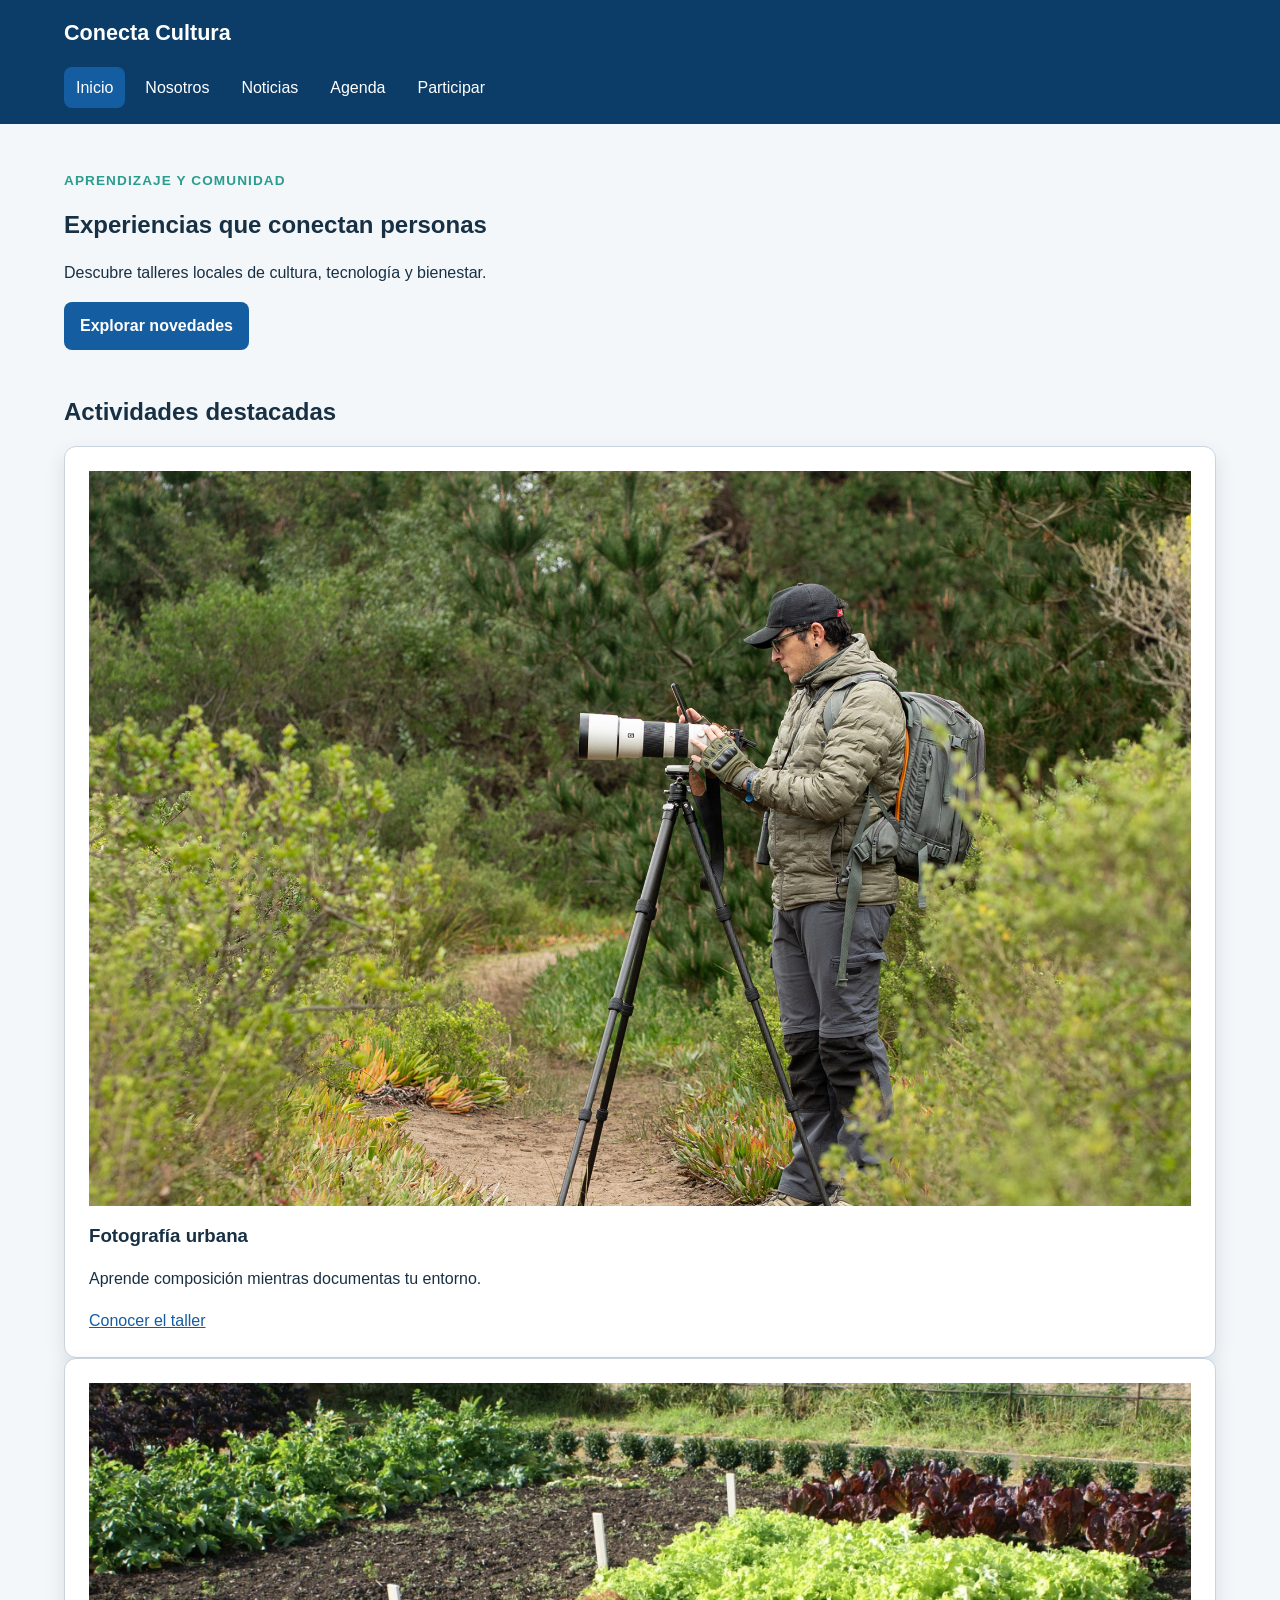
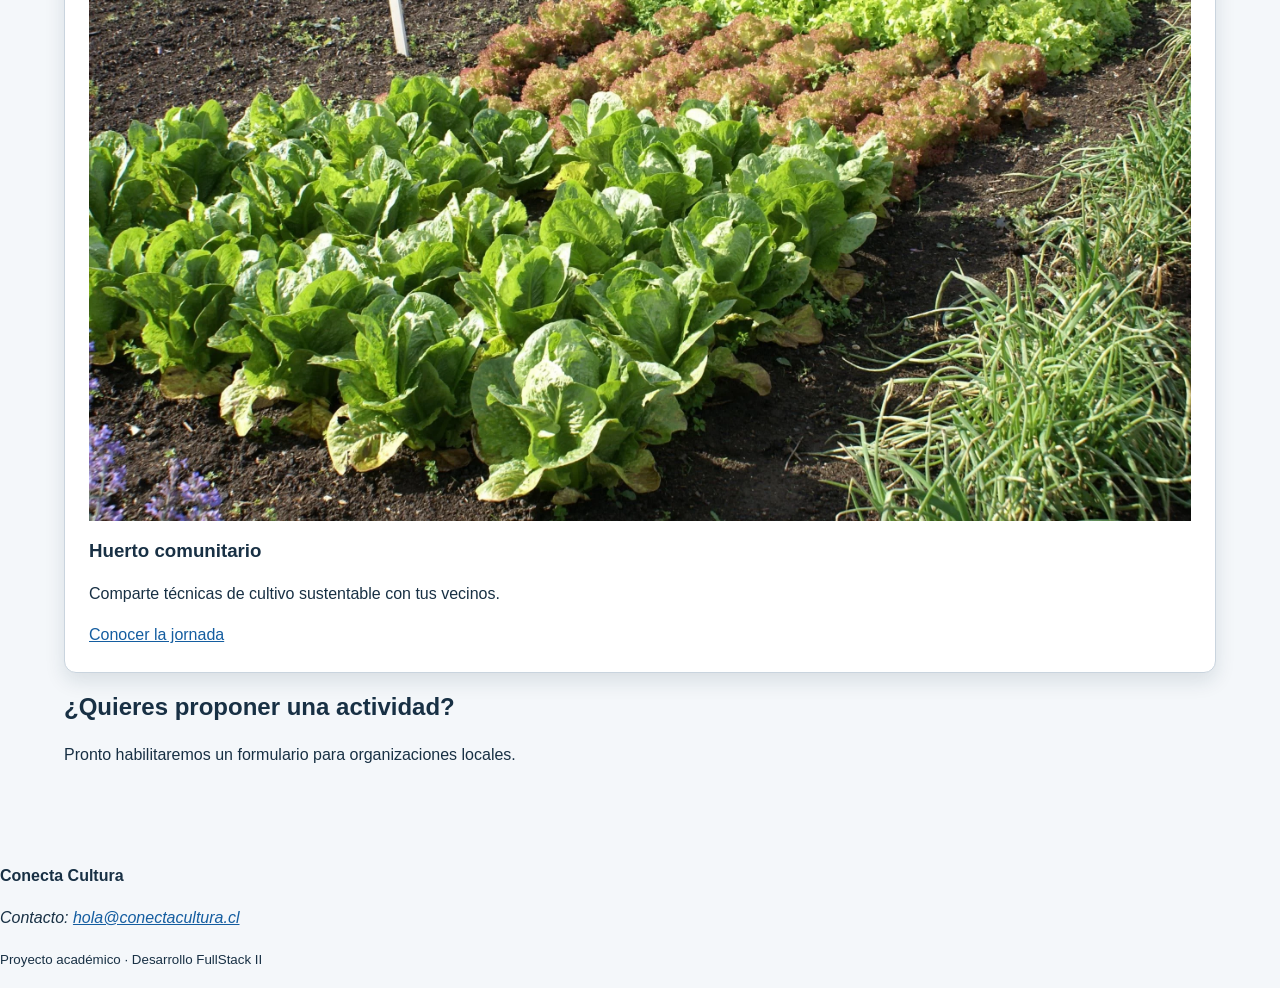
<file: index.html>
<!DOCTYPE html>
<html lang="es">
<head>
  <meta charset="UTF-8">
  <meta name="viewport" content="width=device-width, initial-scale=1.0">
  <meta name="description" content="Talleres y actividades de Conecta Cultura">
  <title>Inicio | Conecta Cultura</title>
  <link rel="stylesheet" href="assets/css/estilos.css">
</head>
<body>
  <a class="salto-contenido" href="#contenido-principal">Ir al contenido</a>
  <header class="cabecera-sitio">
    <a class="marca" href="index.html">Conecta Cultura</a>
    <nav aria-label="Navegación principal">
      <ul class="menu">
        <li><a href="index.html" aria-current="page">Inicio</a></li>
        <li><a href="nosotros.html">Nosotros</a></li>
        <li><a href="noticias.html">Noticias</a></li>
        <li><a href="agenda.html">Agenda</a></li>
        <li><a href="participar.html">Participar</a></li>
      </ul>
    </nav>
  </header>

  <main id="contenido-principal">
    <section class="presentacion">
      <p class="etiqueta">Aprendizaje y comunidad</p>
      <h1>Experiencias que conectan personas</h1>
      <p>Descubre talleres locales de cultura, tecnología y bienestar.</p>
      <a class="boton" href="noticias.html">Explorar novedades</a>
    </section>

    <section aria-labelledby="titulo-actividades">
      <h2 id="titulo-actividades">Actividades destacadas</h2>
      <div class="grilla-tarjetas">
        <article class="tarjeta">
          <img src="assets/img/fotografia.jpg"
               alt="Participantes fotografiando edificios del barrio">
          <h3>Fotografía urbana</h3>
          <p>Aprende composición mientras documentas tu entorno.</p>
          <a href="noticia-detalle-1.html">Conocer el taller</a>
        </article>
        <article class="tarjeta">
          <img src="assets/img/huerto.jpg"
               alt="Manos plantando una hierba en un huerto comunitario">
          <h3>Huerto comunitario</h3>
          <p>Comparte técnicas de cultivo sustentable con tus vecinos.</p>
          <a href="noticia-detalle-2.html">Conocer la jornada</a>
        </article>
      </div>
    </section>

    <aside class="aviso" aria-labelledby="titulo-aviso">
      <h2 id="titulo-aviso">¿Quieres proponer una actividad?</h2>
      <p>Pronto habilitaremos un formulario para organizaciones locales.</p>
    </aside>
  </main>

  <footer class="pie-sitio">
    <p><strong>Conecta Cultura</strong></p>
    <address>Contacto: <a href="mailto:hola@conectacultura.cl">hola@conectacultura.cl</a></address>
    <p><small>Proyecto académico · Desarrollo FullStack II</small></p>
  </footer>
  <script src="assets/js/app.js"></script>
</body>
</html>
</file>
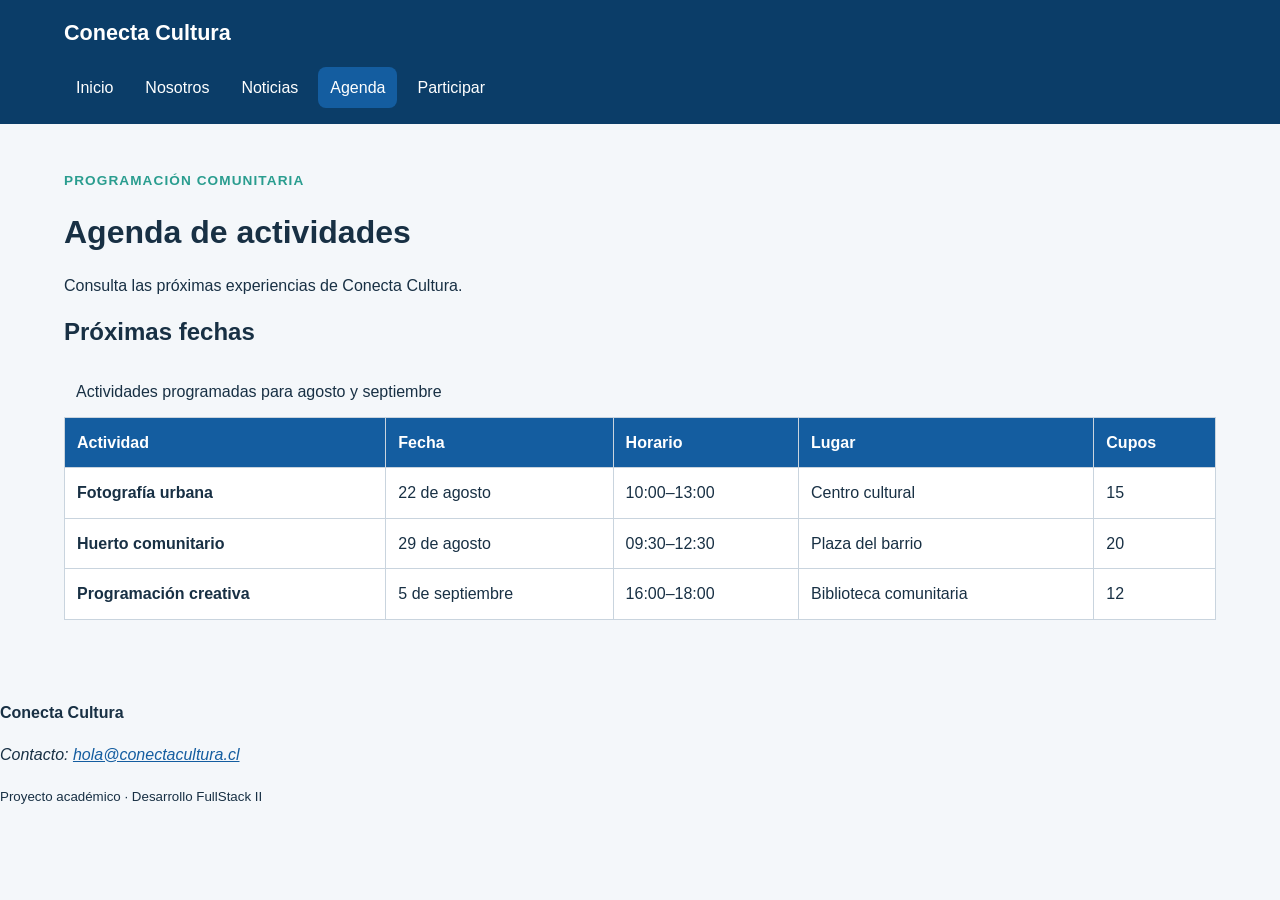
<file: agenda.html>
<!DOCTYPE html>
<html lang="es">
<head>
  <meta charset="UTF-8">
  <meta name="viewport" content="width=device-width, initial-scale=1.0">
  <meta name="description" content="Agenda de noticias y actividades de Conecta Cultura">
  <title>Agenda| Conecta Cultura</title>
  <link rel="stylesheet" href="assets/css/estilos.css">
</head>
<body>
  <a class="salto-contenido" href="#contenido-principal">Ir al contenido</a>
  <header class="cabecera-sitio">
    <a class="marca" href="index.html">Conecta Cultura</a>
    <nav aria-label="Navegación principal">
      <ul class="menu">
        <li><a href="index.html">Inicio</a></li>
        <li><a href="nosotros.html">Nosotros</a></li>
        <li><a href="noticias.html">Noticias</a></li>
        <li><a href="agenda.html" aria-current="page">Agenda</a></li>
        <li><a href="participar.html">Participar</a></li>
      </ul>
    </nav>
  </header>

  <main id="contenido-principal">
  <header class="encabezado-pagina">
    <p class="etiqueta">Programación comunitaria</p>
    <h1>Agenda de actividades</h1>
    <p>Consulta las próximas experiencias de Conecta Cultura.</p>
  </header>

  <section aria-labelledby="titulo-agenda">
    <h2 id="titulo-agenda">Próximas fechas</h2>
    <div class="tabla-contenedor" tabindex="0"
         aria-label="Agenda desplazable horizontalmente">
      <table>
        <caption>Actividades programadas para agosto y septiembre</caption>
        <thead>
          <tr>
            <th scope="col">Actividad</th>
            <th scope="col">Fecha</th>
            <th scope="col">Horario</th>
            <th scope="col">Lugar</th>
            <th scope="col">Cupos</th>
          </tr>
        </thead>
        <tbody>
          <tr>
            <th scope="row">Fotografía urbana</th>
            <td><time datetime="2026-08-22">22 de agosto</time></td>
            <td><time datetime="10:00">10:00</time>–13:00</td>
            <td>Centro cultural</td>
            <td>15</td>
          </tr>
          <tr>
            <th scope="row">Huerto comunitario</th>
            <td><time datetime="2026-08-29">29 de agosto</time></td>
            <td><time datetime="09:30">09:30</time>–12:30</td>
            <td>Plaza del barrio</td>
            <td>20</td>
          </tr>
          <tr>
            <th scope="row">Programación creativa</th>
            <td><time datetime="2026-09-05">5 de septiembre</time></td>
            <td><time datetime="16:00">16:00</time>–18:00</td>
            <td>Biblioteca comunitaria</td>
            <td>12</td>
          </tr>
        </tbody>
      </table>
    </div>
  </section>
</main>


  <footer class="pie-sitio">
    <p><strong>Conecta Cultura</strong></p>
    <address>Contacto: <a href="mailto:hola@conectacultura.cl">hola@conectacultura.cl</a></address>
    <p><small>Proyecto académico · Desarrollo FullStack II</small></p>
  </footer>
  <script src="assets/js/app.js"></script>
</body>
</html>
</file>
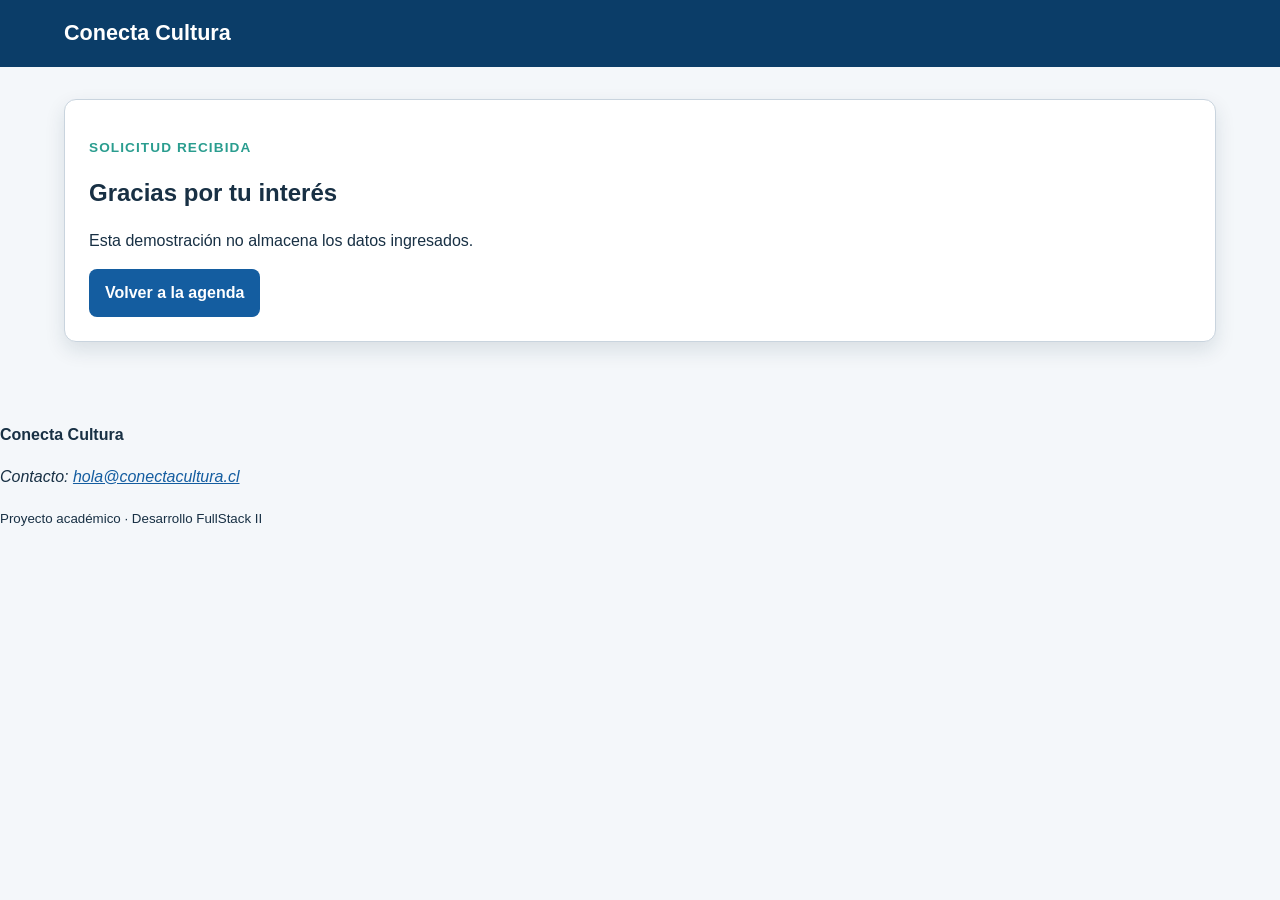
<file: confirmacion.html>
<!DOCTYPE html>
<html lang="es">
<head>
  <meta charset="UTF-8">
  <meta name="viewport" content="width=device-width, initial-scale=1.0">
  <meta name="description" content="Participa en las actividades de Conecta Cultura">
  <title>Confirmacion| Conecta Cultura</title>
  <link rel="stylesheet" href="assets/css/estilos.css">
</head>
<body>
  <a class="salto-contenido" href="#contenido-principal">Ir al contenido</a>
  <header class="cabecera-sitio">
    <a class="marca" href="index.html">Conecta Cultura</a>
    <nav aria-label="Navegación principal">
    </nav>
  </header>

  <main id="contenido-principal">
  <section class="mensaje-confirmacion">
    <p class="etiqueta">Solicitud recibida</p>
    <h1>Gracias por tu interés</h1>
    <p>Esta demostración no almacena los datos ingresados.</p>
    <a class="boton" href="agenda.html">Volver a la agenda</a>
  </section>
  </main>




  <footer class="pie-sitio">
    <p><strong>Conecta Cultura</strong></p>
    <address>Contacto: <a href="mailto:hola@conectacultura.cl">hola@conectacultura.cl</a></address>
    <p><small>Proyecto académico · Desarrollo FullStack II</small></p>
  </footer>
  <script src="assets/js/app.js"></script>
</body>
</html>
</file>
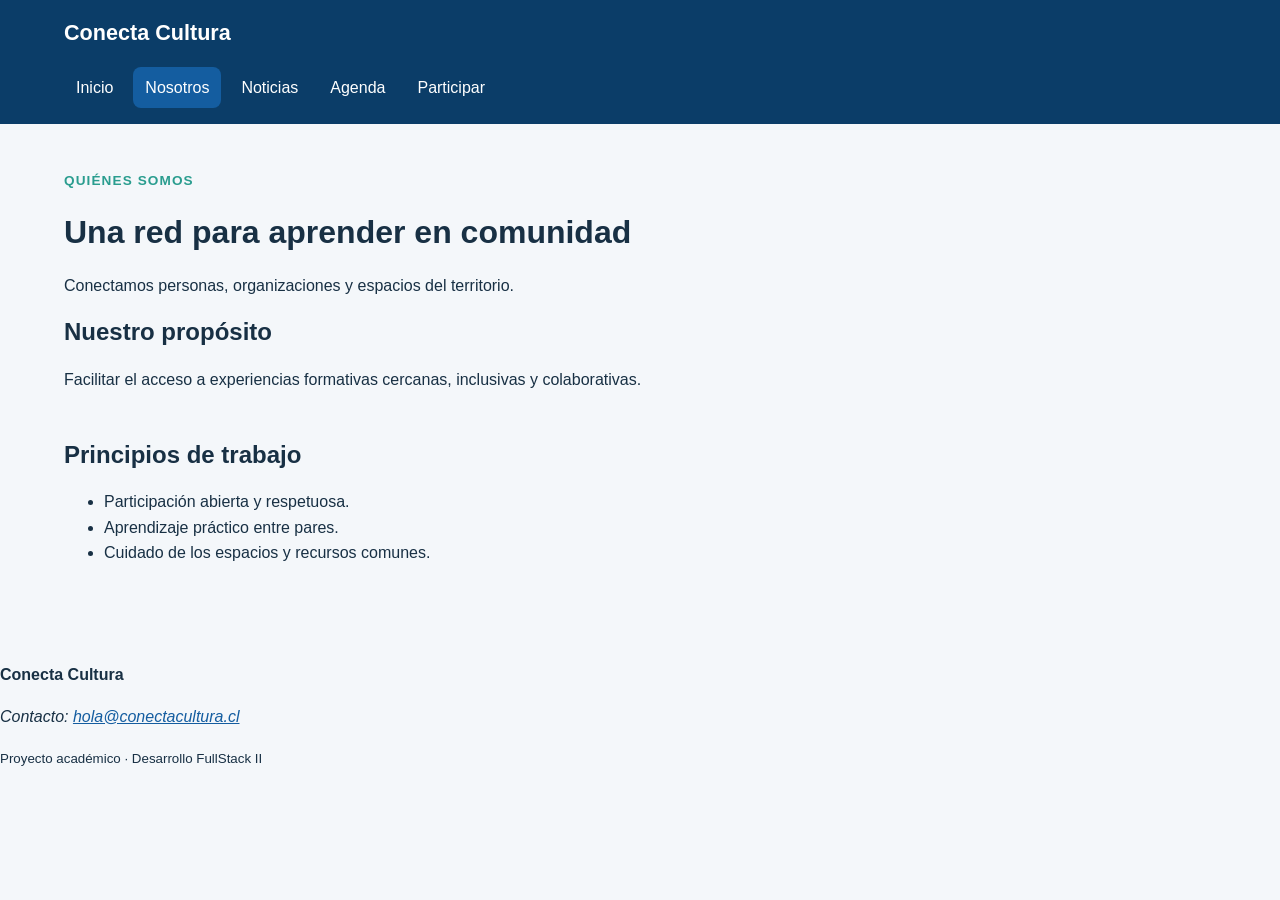
<file: nosotros.html>
<!DOCTYPE html>
<html lang="es">
<head>
  <meta charset="UTF-8">
  <meta name="viewport" content="width=device-width, initial-scale=1.0">
  <meta name="description" content="Conoce el propósito y los principios de Conecta Cultura">
  <title>Nosotros | Conecta Cultura</title>
  <link rel="stylesheet" href="assets/css/estilos.css">
</head>
<body>
  <a class="salto-contenido" href="#contenido-principal">Ir al contenido</a>
  <header class="cabecera-sitio">
    <a class="marca" href="index.html">Conecta Cultura</a>
    <nav aria-label="Navegación principal">
      <ul class="menu">
        <li><a href="index.html">Inicio</a></li>
        <li><a href="nosotros.html" aria-current="page">Nosotros</a></li>
        <li><a href="noticias.html">Noticias</a></li>
        <li><a href="agenda.html">Agenda</a></li>
        <li><a href="participar.html">Participar</a></li>
      </ul>
    </nav>
  </header>

  <main id="contenido-principal">
  <header class="encabezado-pagina">
    <p class="etiqueta">Quiénes somos</p>
    <h1>Una red para aprender en comunidad</h1>
    <p>Conectamos personas, organizaciones y espacios del territorio.</p>
  </header>

  <section aria-labelledby="titulo-proposito">
    <h2 id="titulo-proposito">Nuestro propósito</h2>
    <p>Facilitar el acceso a experiencias formativas cercanas,
       inclusivas y colaborativas.</p>
  </section>

  <section aria-labelledby="titulo-principios">
    <h2 id="titulo-principios">Principios de trabajo</h2>
    <ul>
      <li>Participación abierta y respetuosa.</li>
      <li>Aprendizaje práctico entre pares.</li>
      <li>Cuidado de los espacios y recursos comunes.</li>
    </ul>
  </section>
</main>


  <footer class="pie-sitio">
    <p><strong>Conecta Cultura</strong></p>
    <address>Contacto: <a href="mailto:hola@conectacultura.cl">hola@conectacultura.cl</a></address>
    <p><small>Proyecto académico · Desarrollo FullStack II</small></p>
  </footer>
  <script src="assets/js/app.js"></script>
</body>
</html>
</file>
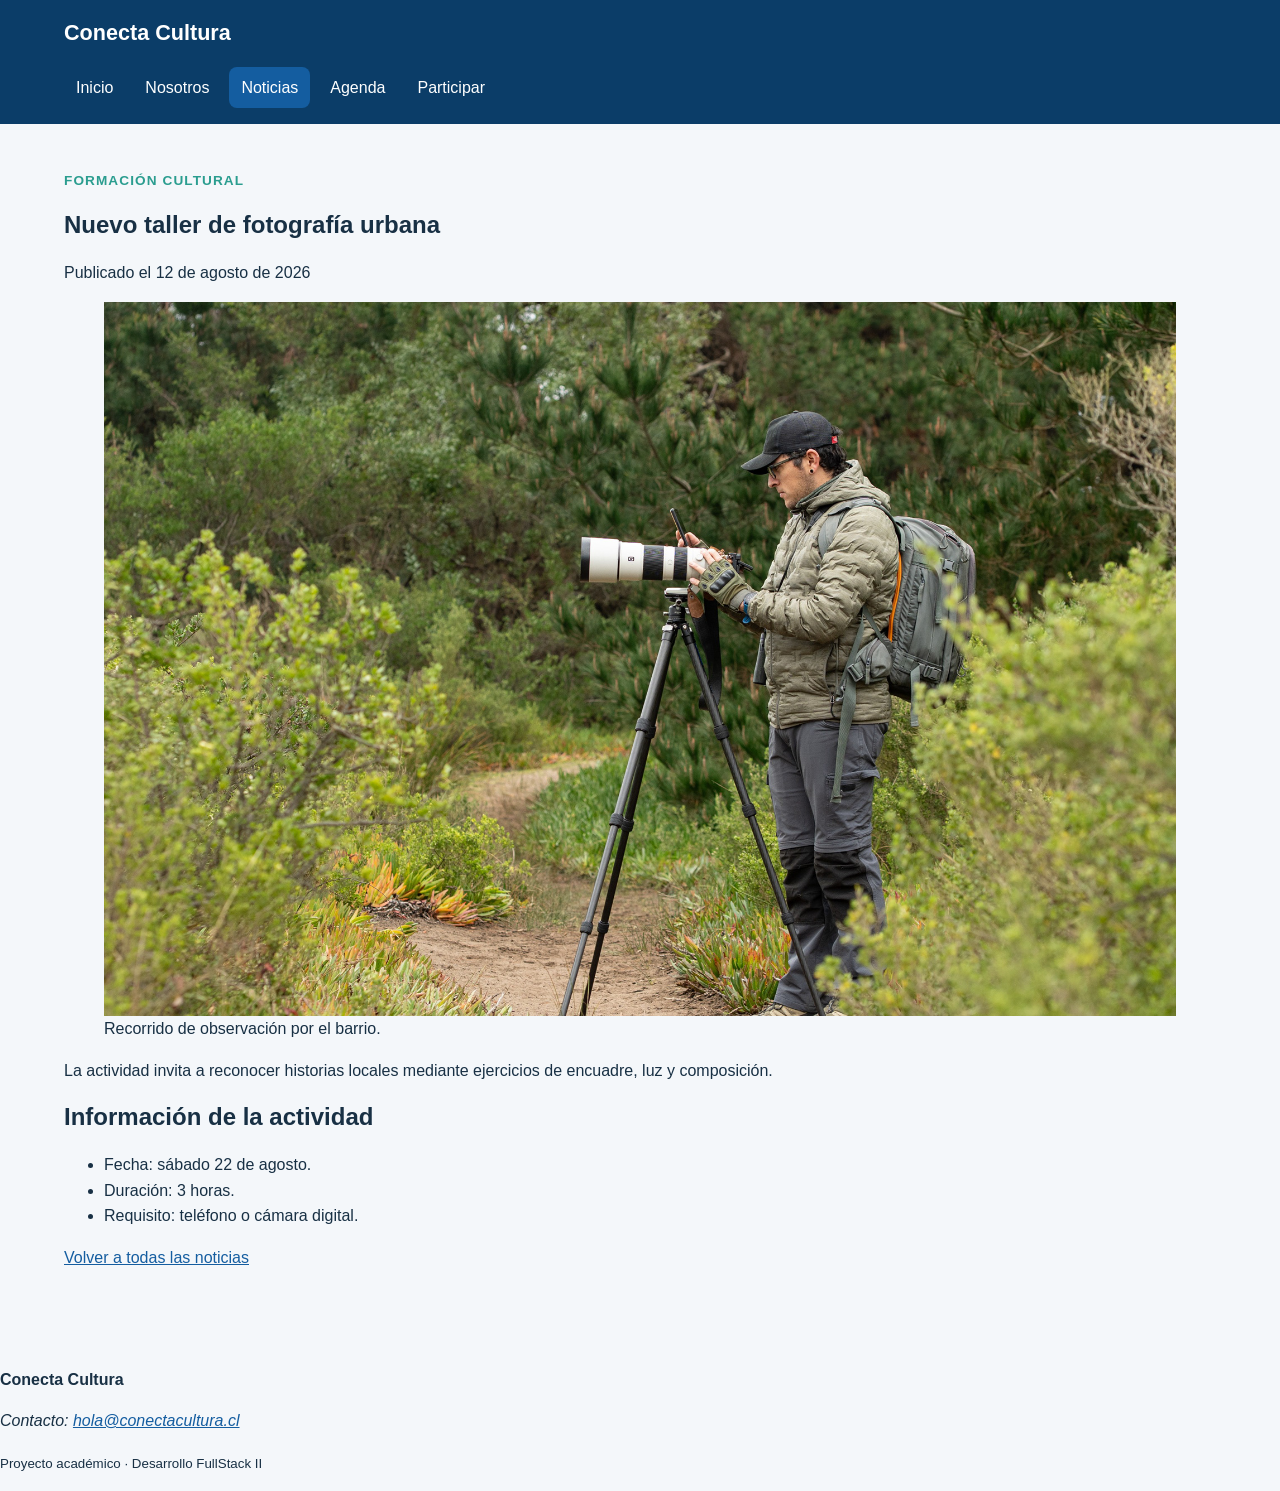
<file: noticia-detalle-1.html>
<!DOCTYPE html>
<html lang="es">
<head>
  <meta charset="UTF-8">
  <meta name="viewport" content="width=device-width, initial-scale=1.0">
  <meta name="description" content="Últimas noticias y actividades de Conecta Cultura">
  <title>Noticias | Conecta Cultura</title>
  <link rel="stylesheet" href="assets/css/estilos.css">
</head>
<body>
  <a class="salto-contenido" href="#contenido-principal">Ir al contenido</a>
  <header class="cabecera-sitio">
    <a class="marca" href="index.html">Conecta Cultura</a>
    <nav aria-label="Navegación principal">
      <ul class="menu">
        <li><a href="index.html">Inicio</a></li>
        <li><a href="nosotros.html">Nosotros</a></li>
        <li><a href="noticias.html" aria-current="page">Noticias</a></li>
        <li><a href="agenda.html">Agenda</a></li>
        <li><a href="participar.html">Participar</a></li>
      </ul>
    </nav>
  </header>

  <main id="contenido-principal">
  <article class="noticia-completa">
    <header>
      <p class="etiqueta">Formación cultural</p>
      <h1>Nuevo taller de fotografía urbana</h1>
      <p>Publicado el <time datetime="2026-08-12">12 de agosto de 2026</time></p>
    </header>

    <figure>
      <img src="assets/img/fotografia.jpg"
           alt="Grupo observando edificios durante una salida fotográfica">
      <figcaption>Recorrido de observación por el barrio.</figcaption>
    </figure>

    <p>La actividad invita a reconocer historias locales mediante
       ejercicios de encuadre, luz y composición.</p>
    <h2>Información de la actividad</h2>
    <ul>
      <li>Fecha: sábado 22 de agosto.</li>
      <li>Duración: 3 horas.</li>
      <li>Requisito: teléfono o cámara digital.</li>
    </ul>
    <p><a href="noticias.html">Volver a todas las noticias</a></p>
  </article>
</main>

  <footer class="pie-sitio">
    <p><strong>Conecta Cultura</strong></p>
    <address>Contacto: <a href="mailto:hola@conectacultura.cl">hola@conectacultura.cl</a></address>
    <p><small>Proyecto académico · Desarrollo FullStack II</small></p>
  </footer>
  <script src="assets/js/app.js"></script>
</body>
</html>
</file>
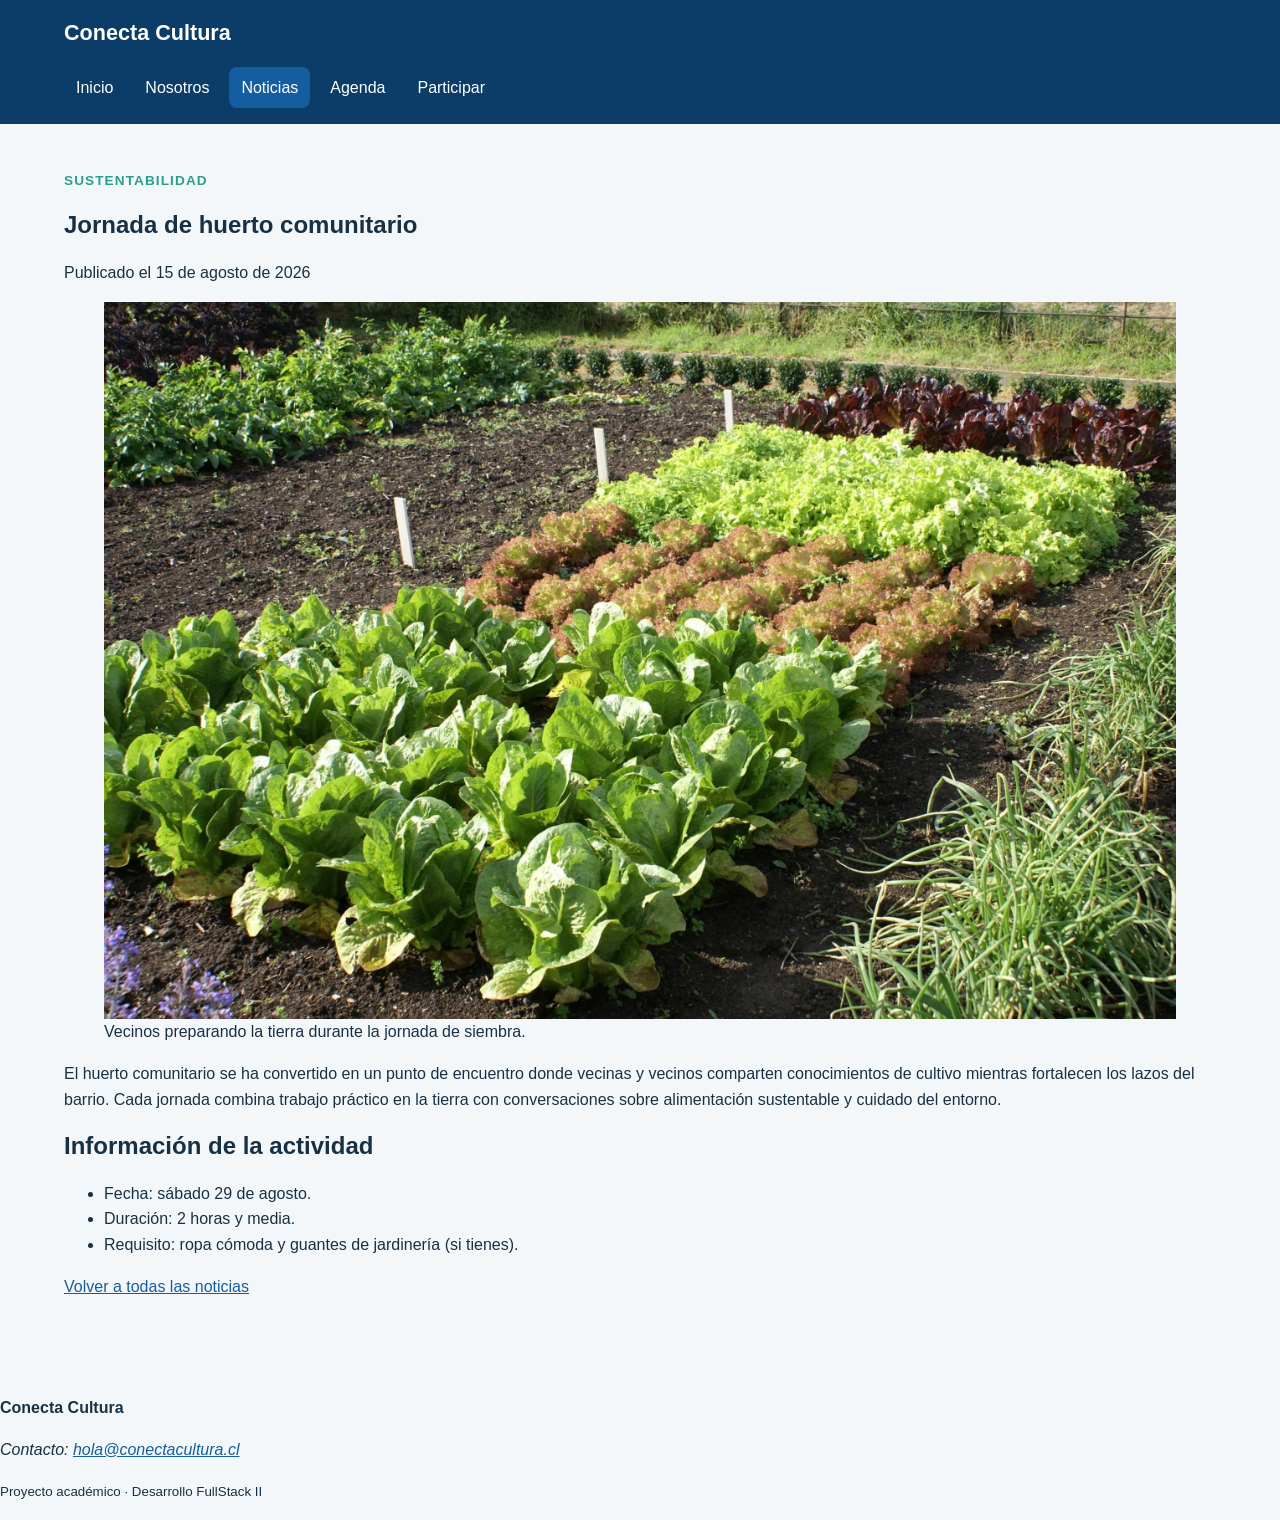
<file: noticia-detalle-2.html>
<!DOCTYPE html>
<html lang="es">
<head>
  <meta charset="UTF-8">
  <meta name="viewport" content="width=device-width, initial-scale=1.0">
  <meta name="description" content="Jornada de huerto comunitario: aprende técnicas de cultivo sustentable en Conecta Cultura">
  <title>Jornada de huerto comunitario | Conecta Cultura</title>
  <link rel="stylesheet" href="assets/css/estilos.css">
</head>
<body>
  <a class="salto-contenido" href="#contenido-principal">Ir al contenido</a>
  <header class="cabecera-sitio">
    <a class="marca" href="index.html">Conecta Cultura</a>
    <nav aria-label="Navegación principal">
      <ul class="menu">
        <li><a href="index.html">Inicio</a></li>
        <li><a href="nosotros.html">Nosotros</a></li>
        <li><a href="noticias.html" aria-current="page">Noticias</a></li>
        <li><a href="agenda.html">Agenda</a></li>
        <li><a href="participar.html">Participar</a></li>
        
      </ul>
    </nav>
  </header>

  <main id="contenido-principal">
  <article class="noticia-completa">
    <header>
      <p class="etiqueta">Sustentabilidad</p>
      <h1>Jornada de huerto comunitario</h1>
      <p>Publicado el <time datetime="2026-08-15">15 de agosto de 2026</time></p>
    </header>

    <figure>
      <img src="assets/img/huerto.jpg"
      alt="Manos plantando una hierba en un huerto comunitario">
      <figcaption>Vecinos preparando la tierra durante la jornada de siembra.</figcaption>
    </figure>

    <p>El huerto comunitario se ha convertido en un punto de encuentro donde
    vecinas y vecinos comparten conocimientos de cultivo mientras fortalecen
    los lazos del barrio. Cada jornada combina trabajo práctico en la tierra
    con conversaciones sobre alimentación sustentable y cuidado del entorno.</p>
    <h2>Información de la actividad</h2>
    <ul>
        <li>Fecha: sábado 29 de agosto.</li>
        <li>Duración: 2 horas y media.</li>
        <li>Requisito: ropa cómoda y guantes de jardinería (si tienes).</li>
    </ul>
    <p><a href="noticias.html">Volver a todas las noticias</a></p>
  </article>
</main>

  <footer class="pie-sitio">
    <p><strong>Conecta Cultura</strong></p>
    <address>Contacto: <a href="mailto:hola@conectacultura.cl">hola@conectacultura.cl</a></address>
    <p><small>Proyecto académico · Desarrollo FullStack II</small></p>
  </footer>
  <script src="assets/js/app.js"></script>
</body>
</html>
</file>
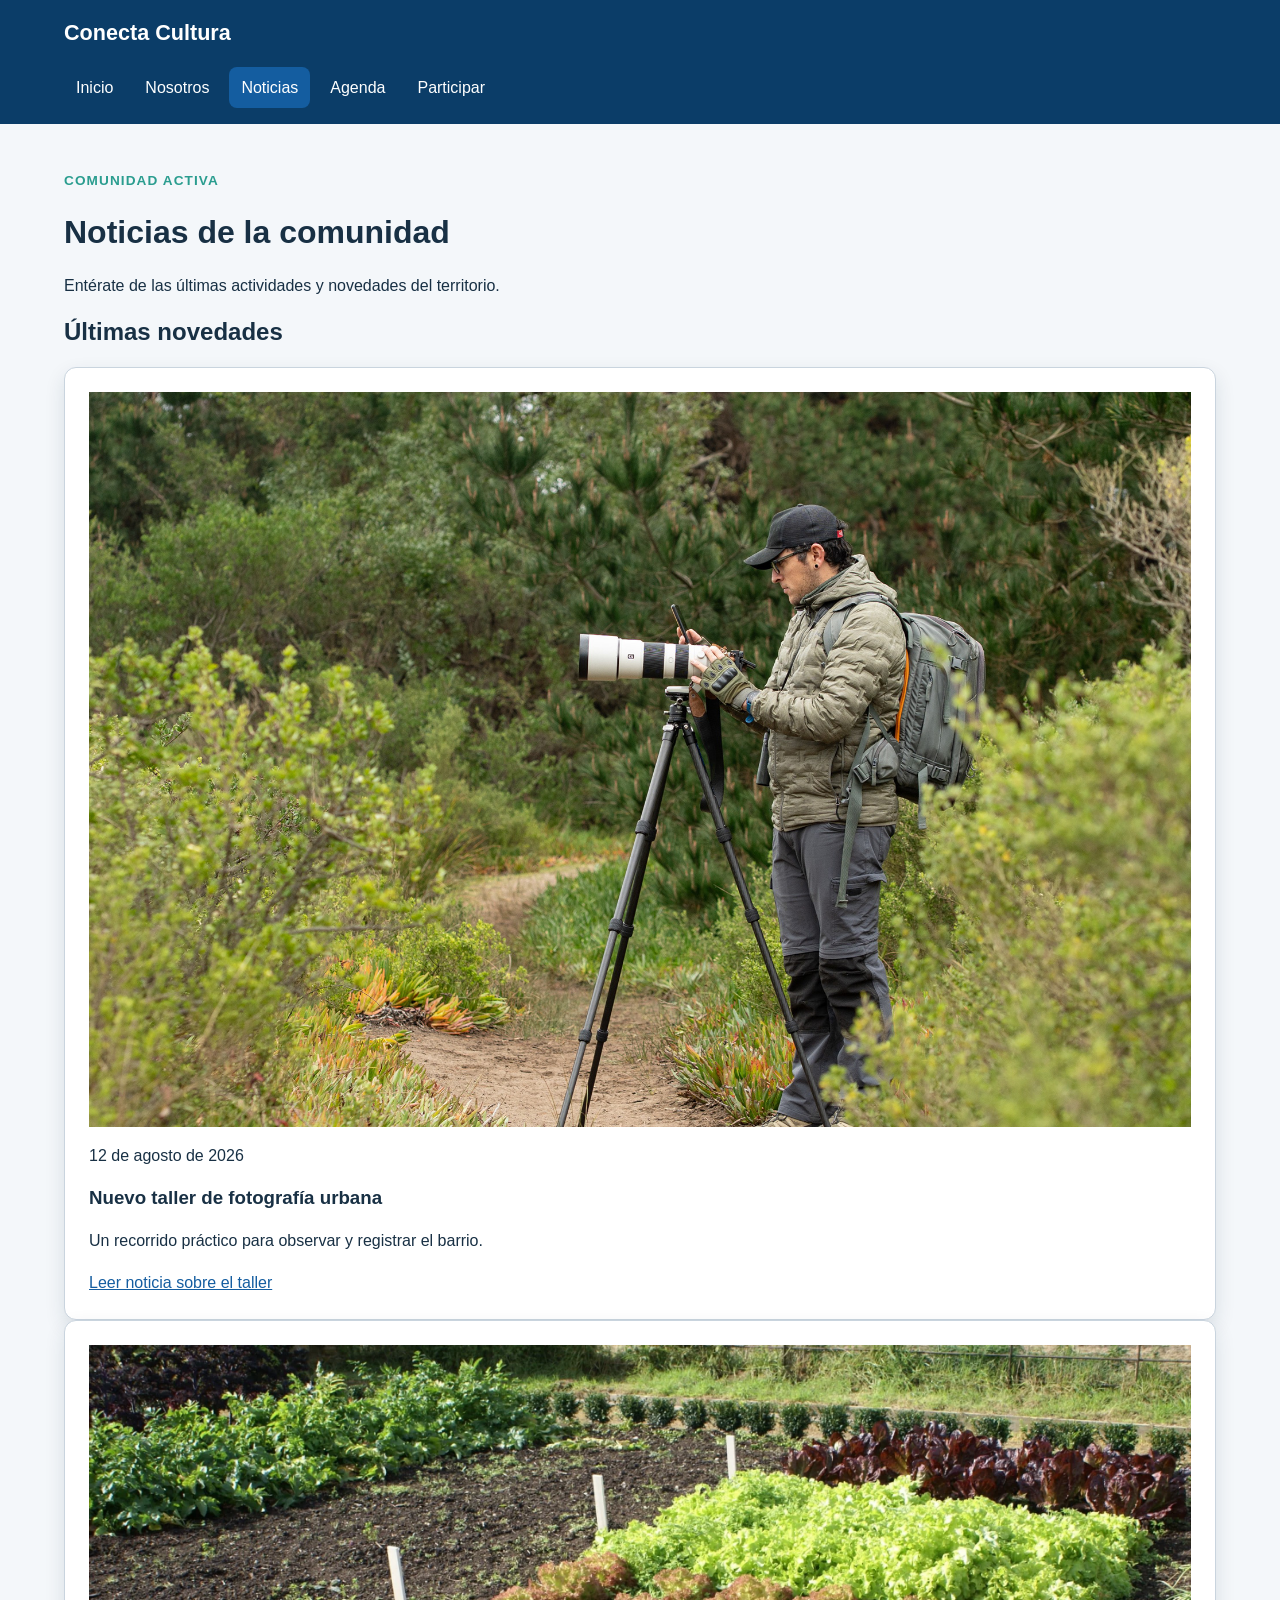
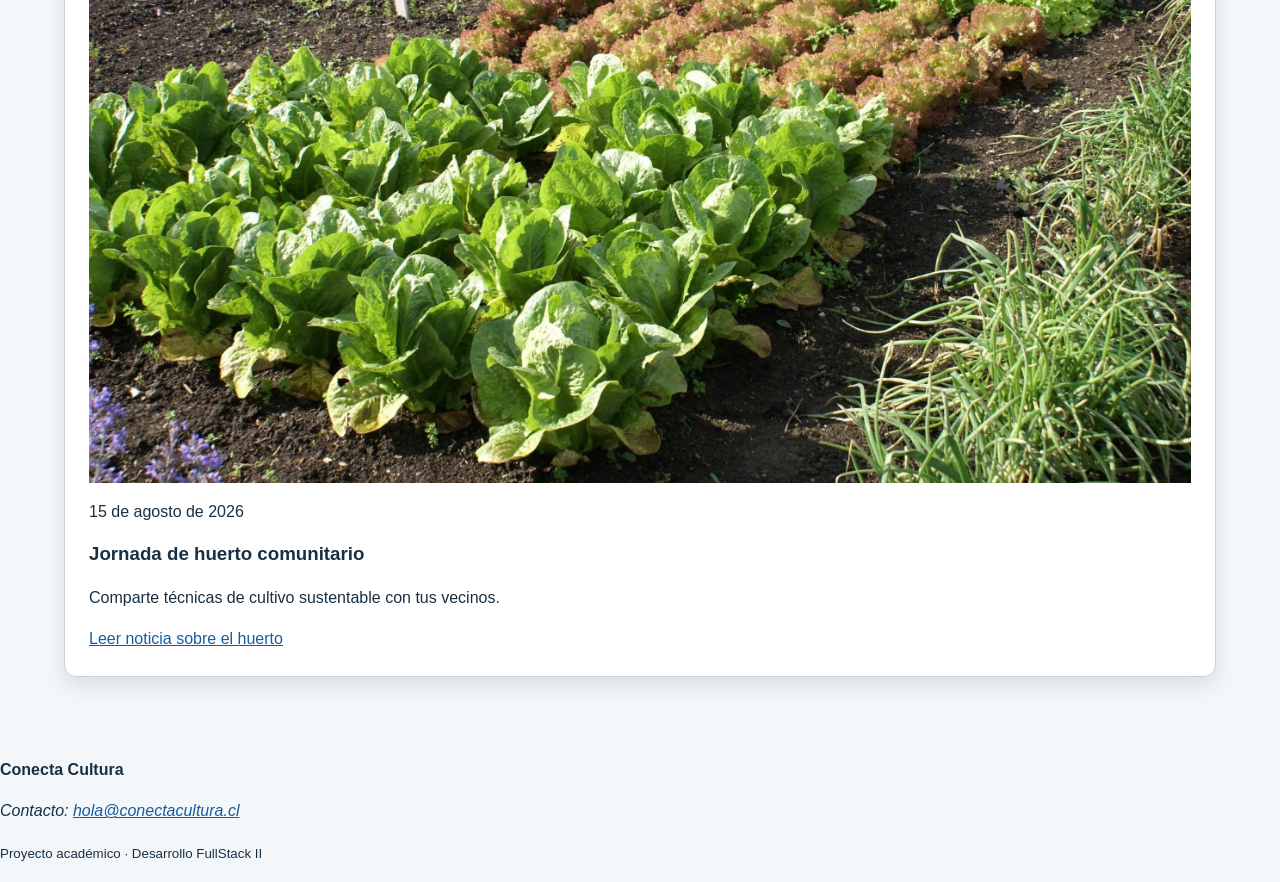
<file: noticias.html>
<!DOCTYPE html>
<html lang="es">
<head>
  <meta charset="UTF-8">
  <meta name="viewport" content="width=device-width, initial-scale=1.0">
  <meta name="description" content="Últimas noticias y actividades de Conecta Cultura">
  <title>Noticias | Conecta Cultura</title>
  <link rel="stylesheet" href="assets/css/estilos.css">
</head>
<body>
  <a class="salto-contenido" href="#contenido-principal">Ir al contenido</a>
  <header class="cabecera-sitio">
    <a class="marca" href="index.html">Conecta Cultura</a>
    <nav aria-label="Navegación principal">
      <ul class="menu">
        <li><a href="index.html">Inicio</a></li>
        <li><a href="nosotros.html">Nosotros</a></li>
        <li><a href="noticias.html" aria-current="page">Noticias</a></li>
        <li><a href="agenda.html">Agenda</a></li>
        <li><a href="participar.html">Participar</a></li>
      </ul>
    </nav>
  </header>

  <main id="contenido-principal">
    <header class="encabezado-pagina">
      <p class="etiqueta">Comunidad activa</p>
      <h1>Noticias de la comunidad</h1>
      <p>Entérate de las últimas actividades y novedades del territorio.</p>
    </header>

    <section aria-labelledby="titulo-novedades">
      <h2 id="titulo-novedades">Últimas novedades</h2>
      <div class="grilla-tarjetas">
        <article class="tarjeta">
          <img src="assets/img/fotografia.jpg"
               alt="Participantes de un taller de fotografía urbana">
          <p><time datetime="2026-08-12">12 de agosto de 2026</time></p>
          <h3>Nuevo taller de fotografía urbana</h3>
          <p>Un recorrido práctico para observar y registrar el barrio.</p>
          <a href="noticia-detalle-1.html">Leer noticia sobre el taller</a>
        </article>

        <article class="tarjeta">
          <img src="assets/img/huerto.jpg"
               alt="Manos plantando una hierba en un huerto comunitario">
          <p><time datetime="2026-08-15">15 de agosto de 2026</time></p>
          <h3>Jornada de huerto comunitario</h3>
          <p>Comparte técnicas de cultivo sustentable con tus vecinos.</p>
          <a href="noticia-detalle-2.html">Leer noticia sobre el huerto</a>
        </article>
      </div>
    </section>
  </main>

  <footer class="pie-sitio">
    <p><strong>Conecta Cultura</strong></p>
    <address>Contacto: <a href="mailto:hola@conectacultura.cl">hola@conectacultura.cl</a></address>
    <p><small>Proyecto académico · Desarrollo FullStack II</small></p>
  </footer>
  <script src="assets/js/app.js"></script>
</body>
</html>
</file>
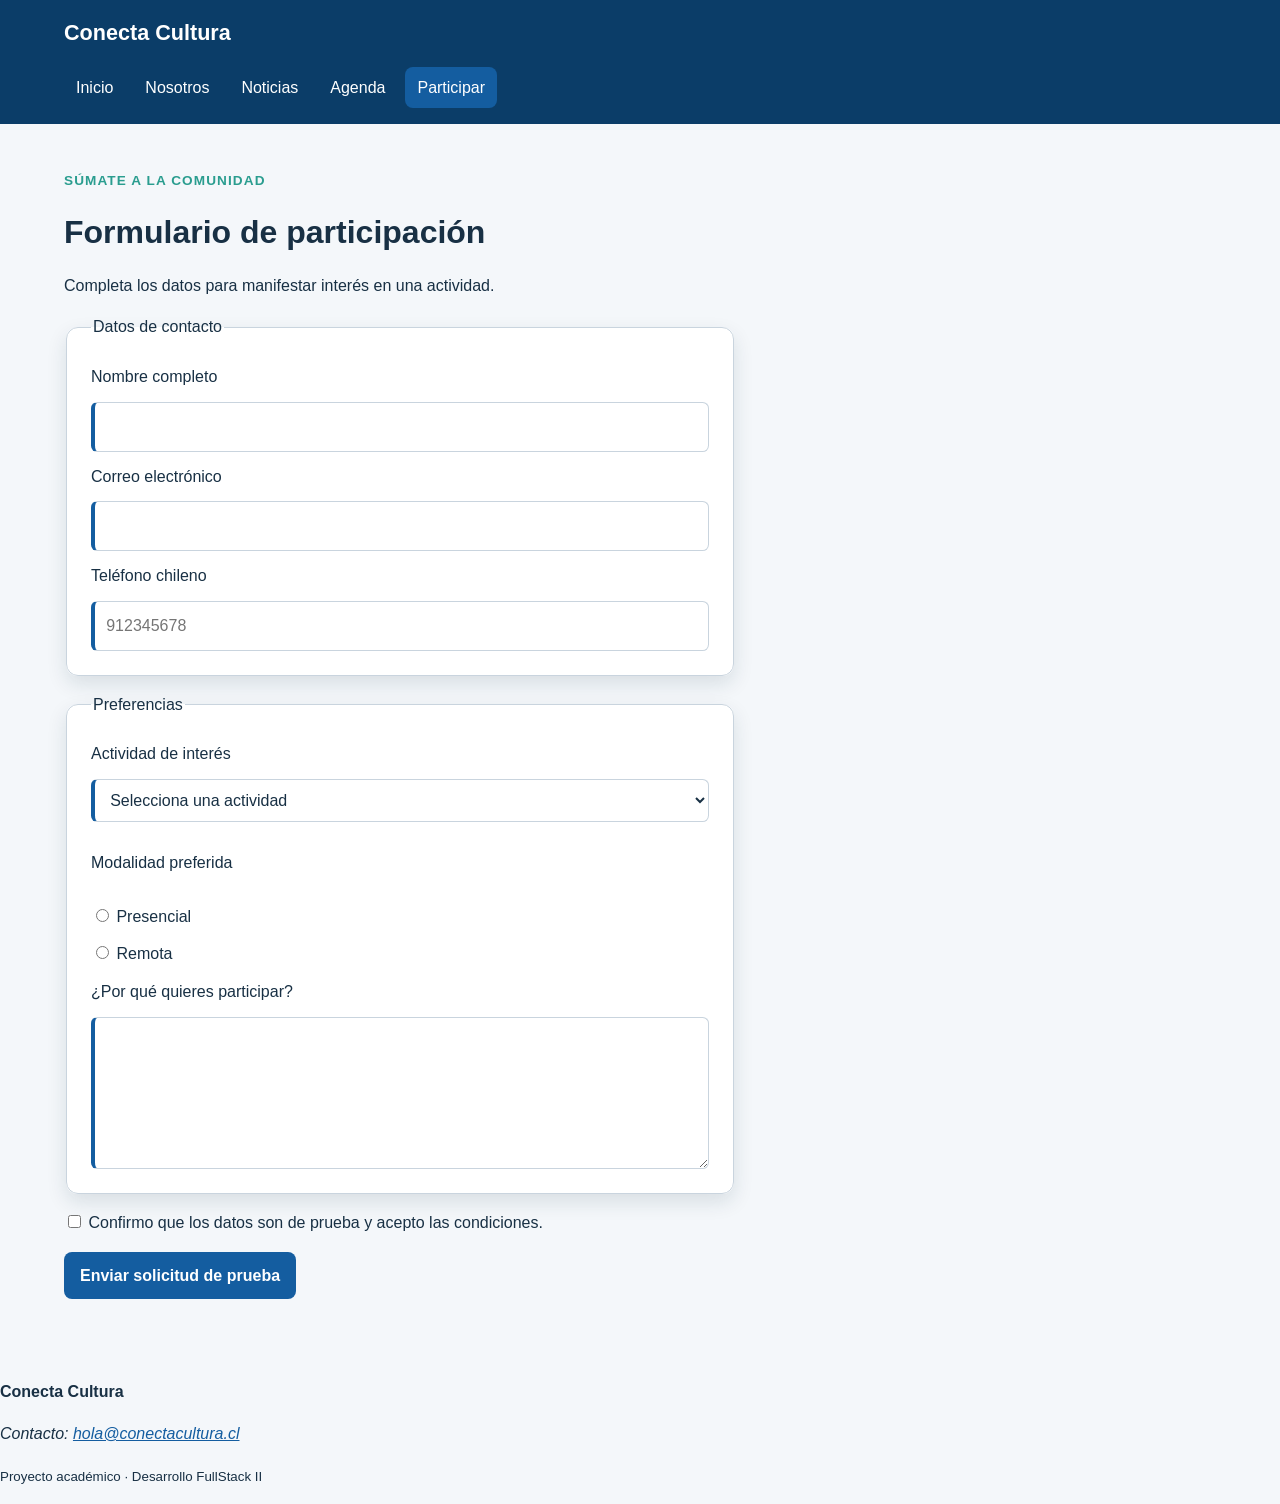
<file: participar.html>
<!DOCTYPE html>
<html lang="es">
<head>
  <meta charset="UTF-8">
  <meta name="viewport" content="width=device-width, initial-scale=1.0">
  <meta name="description" content="Participa en las actividades de Conecta Cultura">
  <title>Participar| Conecta Cultura</title>
  <link rel="stylesheet" href="assets/css/estilos.css">
</head>
<body>
  <a class="salto-contenido" href="#contenido-principal">Ir al contenido</a>
  <header class="cabecera-sitio">
    <a class="marca" href="index.html">Conecta Cultura</a>
    <nav aria-label="Navegación principal">
      <ul class="menu">
        <li><a href="index.html">Inicio</a></li>
        <li><a href="nosotros.html">Nosotros</a></li>
        <li><a href="noticias.html">Noticias</a></li>
        <li><a href="agenda.html">Agenda</a></li>
        <li><a href="participar.html" aria-current="page">Participar</a></li>
        
      </ul>
    </nav>
  </header>

  <main id="contenido-principal">
  <header class="encabezado-pagina">
    <p class="etiqueta">Súmate a la comunidad</p>
    <h1>Formulario de participación</h1>
    <p>Completa los datos para manifestar interés en una actividad.</p>
  </header>

  <form class="formulario" action="confirmacion.html" method="get">
    <fieldset>
      <legend>Datos de contacto</legend>

      <label for="nombre">Nombre completo</label>
      <input id="nombre" name="nombre" type="text"
             autocomplete="name" minlength="3" maxlength="80" required>

      <label for="correo">Correo electrónico</label>
      <input id="correo" name="correo" type="email"
             autocomplete="email" required>

      <label for="telefono">Teléfono chileno</label>
      <input id="telefono" name="telefono" type="tel"
             autocomplete="tel" placeholder="912345678"
             pattern="[0-9]{9}" title="Ingresa 9 dígitos" required>
    </fieldset>

    <fieldset>
      <legend>Preferencias</legend>

      <label for="actividad">Actividad de interés</label>
      <select id="actividad" name="actividad" required>
        <option value="">Selecciona una actividad</option>
        <option value="fotografia">Fotografía urbana</option>
        <option value="huerto">Huerto comunitario</option>
        <option value="programacion">Programación creativa</option>
      </select>

      <p>Modalidad preferida</p>
      <label><input type="radio" name="modalidad"
                    value="presencial" required> Presencial</label>
      <label><input type="radio" name="modalidad"
                    value="remota"> Remota</label>

      <label for="motivacion">¿Por qué quieres participar?</label>
      <textarea id="motivacion" name="motivacion"
                rows="5" minlength="20" maxlength="500" required></textarea>
    </fieldset>

    <label>
      <input type="checkbox" name="acepta_condiciones" required>
      Confirmo que los datos son de prueba y acepto las condiciones.
    </label>

    <button type="submit">Enviar solicitud de prueba</button>
  </form>
</main>



  <footer class="pie-sitio">
    <p><strong>Conecta Cultura</strong></p>
    <address>Contacto: <a href="mailto:hola@conectacultura.cl">hola@conectacultura.cl</a></address>
    <p><small>Proyecto académico · Desarrollo FullStack II</small></p>
  </footer>
  <script src="assets/js/app.js"></script>
</body>
</html>
</file>
<file: assets/css/estilos.css>
/* 1. Variables */

:root {
  --color-primario: #145da0;
  --color-primario-oscuro: #0b3d68;
  --color-secundario: #2a9d8f;
  --color-acento: #f4a261;
  --color-texto: #183044;
  --color-texto-suave: #526575;
  --color-fondo: #f4f7fa;
  --color-superficie: #ffffff;
  --color-borde: #c9d4de;
  --fuente-base: Arial, Helvetica, sans-serif;
  --radio: 0.75rem;
  --sombra: 0 0.5rem 1.25rem rgb(20 48 68 / 12%);
  --ancho-contenido: 72rem;
}

*,
*::before,
*::after {
  box-sizing: border-box;
}





/* 2. Base y tipografía */

html {
  scroll-behavior: smooth;
}

body {
  margin: 0;
  color: var(--color-texto);
  background: var(--color-fondo);
  font-family: var(--fuente-base);
  font-size: 1rem;
  line-height: 1.6;
}

img,
video {
  display: block;
  max-width: 100%;
  height: auto;
}

a {
  color: var(--color-primario);
}

h1,
h2,
h3 {
  line-height: 1.2;
  text-wrap: balance;
}

main {
  width: min(100% - 2rem, var(--ancho-contenido));
  margin-inline: auto;
}

main {
  padding-block: 2rem 4rem;
}

section + section {
  margin-top: 3rem;
}


/* 3. Estructura */
/* 4. Navegación */

.cabecera-sitio {
  padding: 1rem max(1rem, calc((100% - var(--ancho-contenido)) / 2));
  color: #ffffff;
  background: var(--color-primario-oscuro);
}

.marca {
  color: #ffffff;
  font-size: 1.35rem;
  font-weight: 700;
  text-decoration: none;
}

.menu {
  display: flex;
  flex-wrap: wrap;
  gap: 0.5rem;
  margin: 1rem 0 0;
  padding: 0;
  list-style: none;
}

.menu a {
  display: inline-block;
  padding: 0.5rem 0.75rem;
  color: #ffffff;
  border-radius: 0.5rem;
  text-decoration: none;
}

.menu a:hover,
.menu a[aria-current="page"] {
  background: var(--color-primario);
}


/* 5. Componentes */

.etiqueta {
  margin-bottom: 0.25rem;
  color: var(--color-secundario);
  font-size: 0.85rem;
  font-weight: 700;
  letter-spacing: 0.08em;
  text-transform: uppercase;
}

.tarjeta,
.mensaje-confirmacion,
.formulario fieldset {
  padding: 1.5rem;
  background: var(--color-superficie);
  border: 1px solid var(--color-borde);
  border-radius: var(--radio);
  box-shadow: var(--sombra);
}

.boton,
button {
  display: inline-block;
  width: fit-content;
  padding: 0.7rem 1rem;
  color: #ffffff;
  background: var(--color-primario);
  border: 0;
  border-radius: 0.5rem;
  font: inherit;
  font-weight: 700;
  text-decoration: none;
  cursor: pointer;
}

.boton:hover,
button:hover {
  background: var(--color-primario-oscuro);
}



/* 6. Tablas y formularios */

.tabla-contenedor {
  max-width: 100%;
  overflow-x: auto;
}

table {
  width: 100%;
  border-collapse: collapse;
  background: var(--color-superficie);
}

caption,
th,
td {
  padding: 0.75rem;
  text-align: left;
}

th,
td {
  border: 1px solid var(--color-borde);
}

thead {
  color: #ffffff;
  background: var(--color-primario);
}

.formulario {
  display: grid;
  gap: 1rem;
  max-width: 42rem;
}

.formulario fieldset {
  display: grid;
  gap: 0.75rem;
}

.formulario input,
.formulario select,
.formulario textarea {
  width: 100%;
  padding: 0.7rem;
  color: inherit;
  background: #ffffff;
  border: 1px solid var(--color-borde);
  border-radius: 0.4rem;
  font: inherit;
}

.formulario input[type="radio"],
.formulario input[type="checkbox"] {
  width: auto;
}


/* 7. Multimedia y utilidades */

:focus-visible {
outline: 3px solid var(--color-acento);
outline-offset: 3px;
}
input:required,
select:required,
textarea:required {
border-left: 0.3rem solid var(--color-primario);
}
input:focus,
select:focus,
textarea:focus {
border-color: var(--color-primario);
}
.salto-contenido {
position: absolute;
padding: 0.6rem 1rem;
color: #ffffff;
background: var(--color-primario-oscuro);
transform: translateY(-150%);
}
.salto-contenido:focus {
transform: translateY(0);
}
</file>
